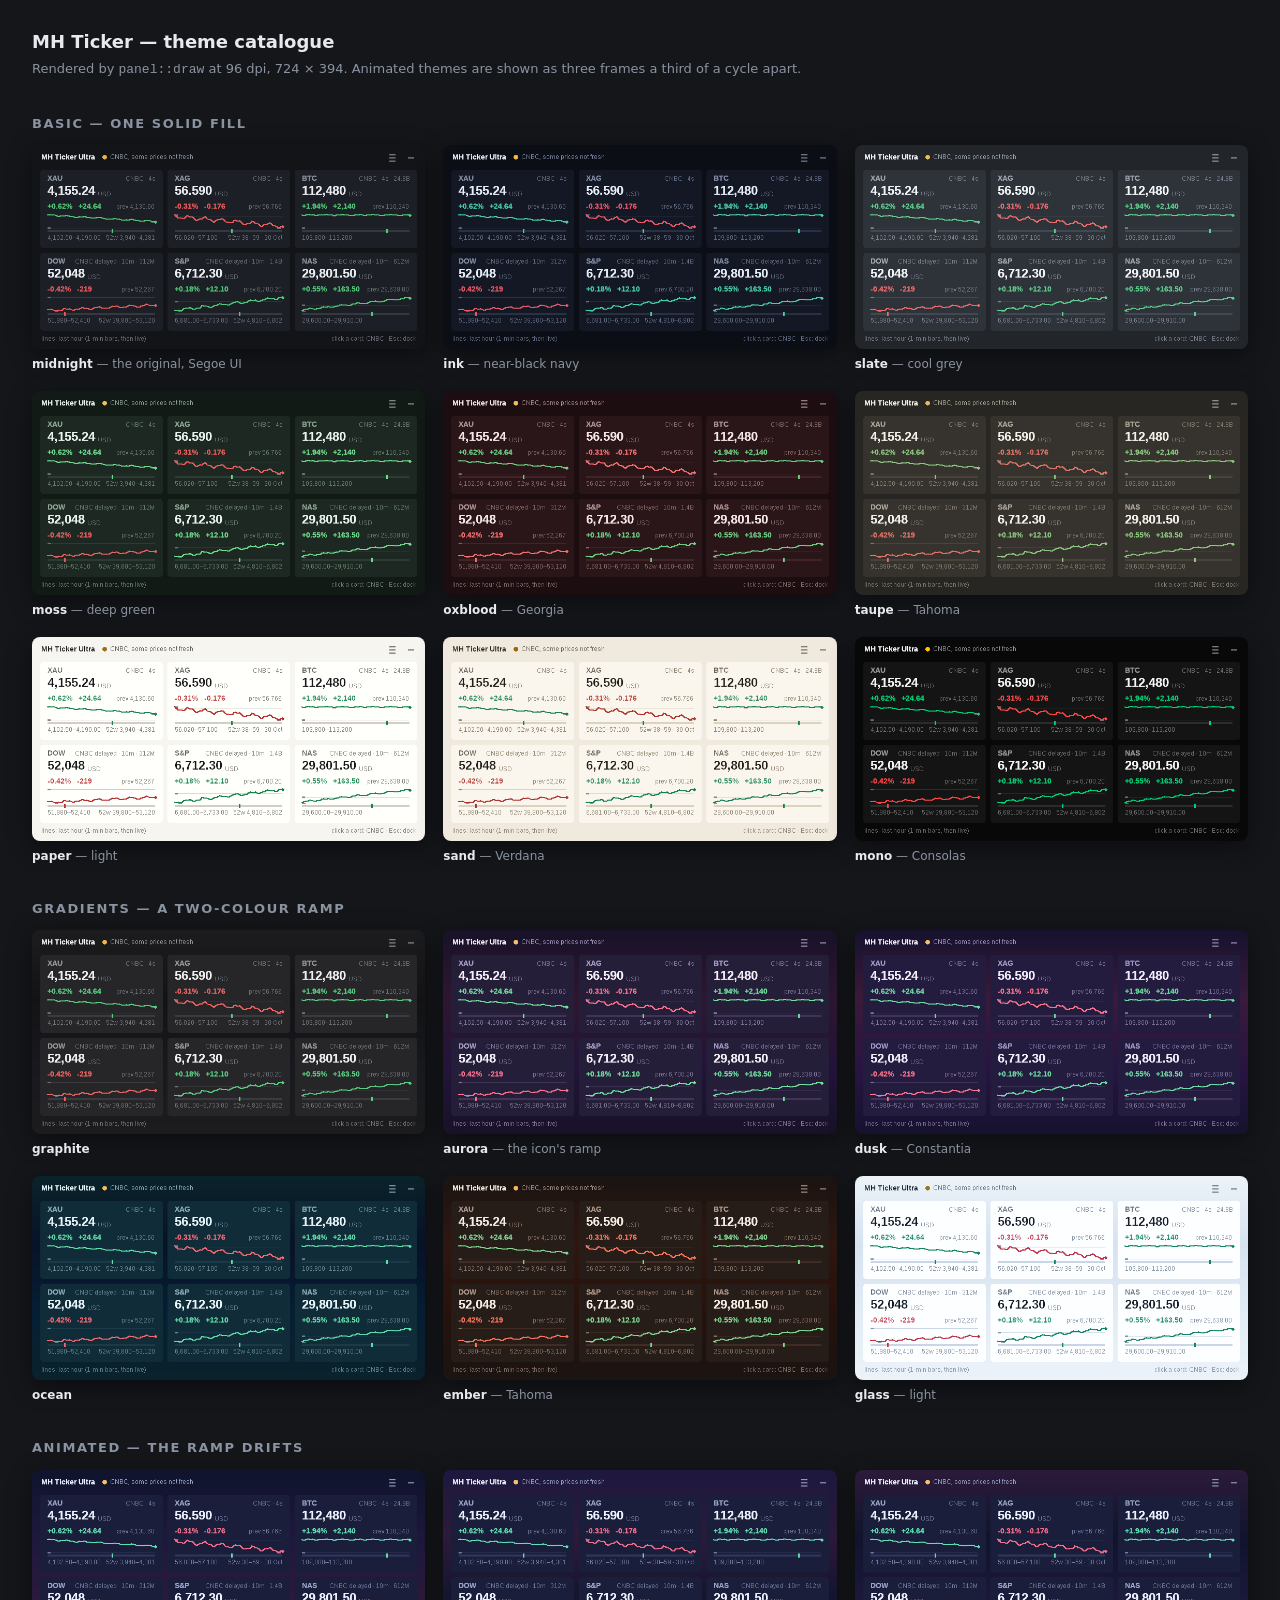
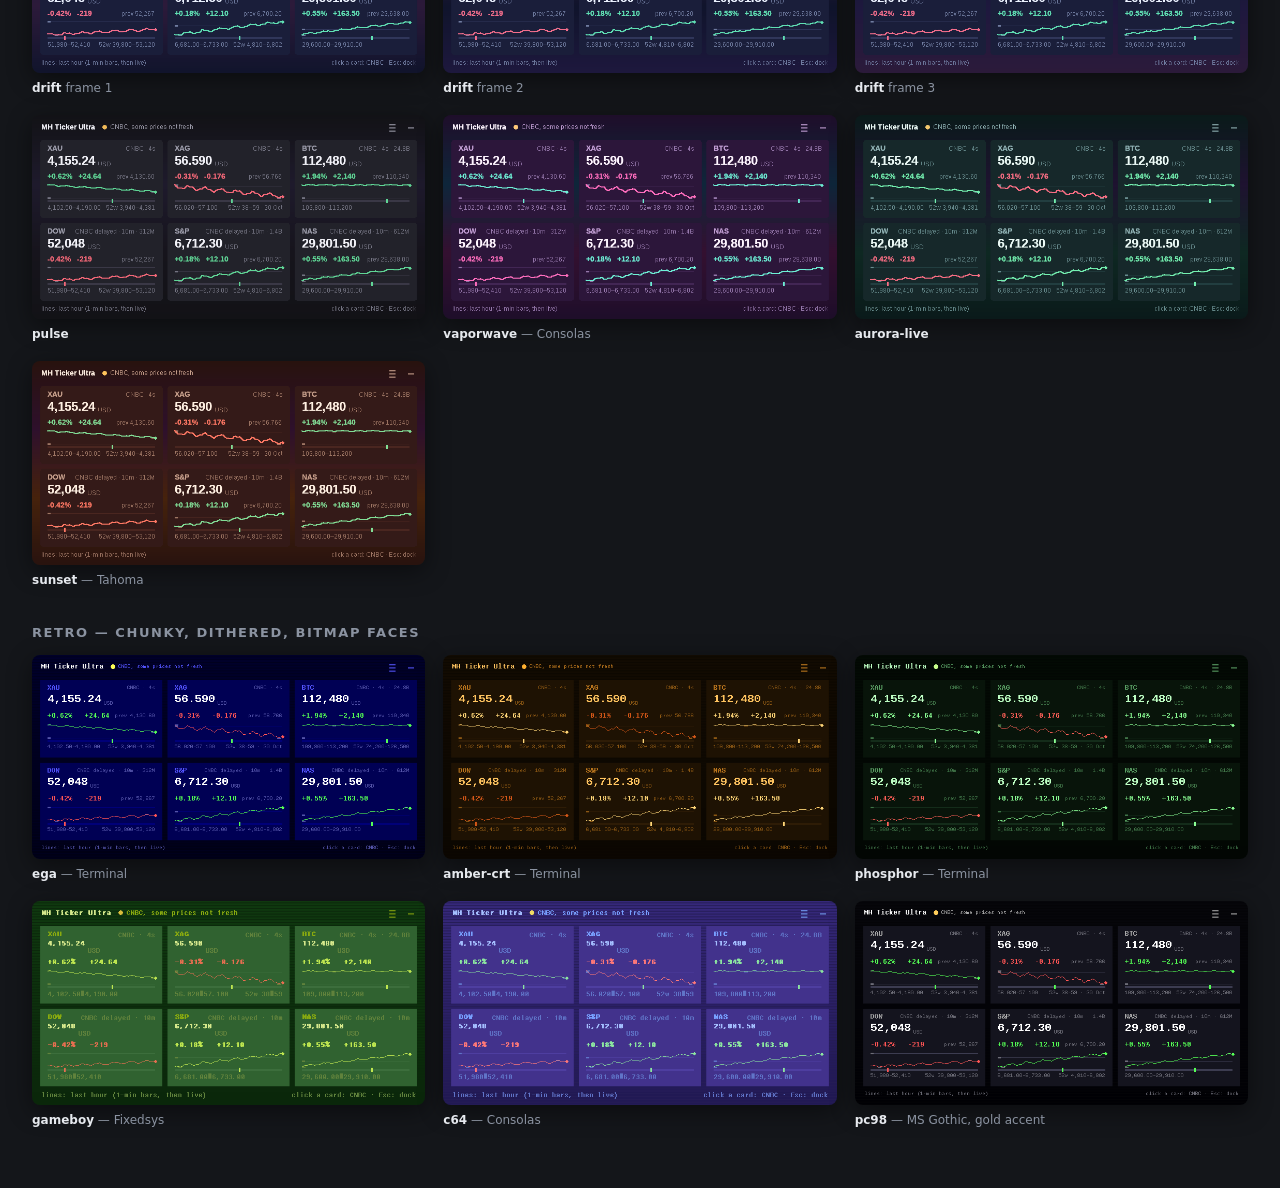
<file: shots/index.html>
<!doctype html>
<html lang="en">
<head>
<meta charset="utf-8">
<title>MH Ticker — theme catalogue</title>
<style>
  :root { color-scheme: dark; }
  body { margin: 0; padding: 28px 32px 60px; background: #14161a; color: #e6e9ee;
         font: 13px/1.5 "Segoe UI", system-ui, sans-serif; }
  h1 { font-size: 18px; font-weight: 600; margin: 0 0 4px; }
  p.sub { margin: 0 0 28px; color: #8b93a1; }
  h2 { font-size: 13px; letter-spacing: .12em; text-transform: uppercase; color: #8b93a1;
       margin: 34px 0 12px; font-weight: 600; }
  .grid { display: grid; grid-template-columns: repeat(auto-fill, minmax(362px, 1fr)); gap: 18px; }
  figure { margin: 0; }
  img { width: 100%; height: auto; display: block; border-radius: 8px;
        box-shadow: 0 6px 24px rgba(0,0,0,.45); }
  figcaption { margin-top: 6px; color: #8b93a1; font-size: 12px; }
  figcaption b { color: #e6e9ee; font-weight: 600; }
</style>
</head>
<body>
<h1>MH Ticker — theme catalogue</h1>
<p class="sub">Rendered by <code>panel::draw</code> at 96 dpi, 724 × 394. Animated themes are shown as three frames a third of a cycle apart.</p>

<h2>Basic — one solid fill</h2>
<div class="grid">
  <figure><img src="midnight.png" alt="midnight"><figcaption><b>midnight</b> — the original, Segoe UI</figcaption></figure>
  <figure><img src="ink.png" alt="ink"><figcaption><b>ink</b> — near-black navy</figcaption></figure>
  <figure><img src="slate.png" alt="slate"><figcaption><b>slate</b> — cool grey</figcaption></figure>
  <figure><img src="moss.png" alt="moss"><figcaption><b>moss</b> — deep green</figcaption></figure>
  <figure><img src="oxblood.png" alt="oxblood"><figcaption><b>oxblood</b> — Georgia</figcaption></figure>
  <figure><img src="taupe.png" alt="taupe"><figcaption><b>taupe</b> — Tahoma</figcaption></figure>
  <figure><img src="paper.png" alt="paper"><figcaption><b>paper</b> — light</figcaption></figure>
  <figure><img src="sand.png" alt="sand"><figcaption><b>sand</b> — Verdana</figcaption></figure>
  <figure><img src="mono.png" alt="mono"><figcaption><b>mono</b> — Consolas</figcaption></figure>
</div>

<h2>Gradients — a two-colour ramp</h2>
<div class="grid">
  <figure><img src="graphite.png" alt="graphite"><figcaption><b>graphite</b></figcaption></figure>
  <figure><img src="aurora.png" alt="aurora"><figcaption><b>aurora</b> — the icon's ramp</figcaption></figure>
  <figure><img src="dusk.png" alt="dusk"><figcaption><b>dusk</b> — Constantia</figcaption></figure>
  <figure><img src="ocean.png" alt="ocean"><figcaption><b>ocean</b></figcaption></figure>
  <figure><img src="ember.png" alt="ember"><figcaption><b>ember</b> — Tahoma</figcaption></figure>
  <figure><img src="glass.png" alt="glass"><figcaption><b>glass</b> — light</figcaption></figure>
</div>

<h2>Animated — the ramp drifts</h2>
<div class="grid">
  <figure><img src="drift.png" alt="drift"><figcaption><b>drift</b> frame 1</figcaption></figure>
  <figure><img src="drift-2.png" alt="drift frame 2"><figcaption><b>drift</b> frame 2</figcaption></figure>
  <figure><img src="drift-3.png" alt="drift frame 3"><figcaption><b>drift</b> frame 3</figcaption></figure>
  <figure><img src="pulse.png" alt="pulse"><figcaption><b>pulse</b></figcaption></figure>
  <figure><img src="vaporwave.png" alt="vaporwave"><figcaption><b>vaporwave</b> — Consolas</figcaption></figure>
  <figure><img src="aurora-live.png" alt="aurora-live"><figcaption><b>aurora-live</b></figcaption></figure>
  <figure><img src="sunset.png" alt="sunset"><figcaption><b>sunset</b> — Tahoma</figcaption></figure>
</div>

<h2>Retro — chunky, dithered, bitmap faces</h2>
<div class="grid">
  <figure><img src="ega.png" alt="ega"><figcaption><b>ega</b> — Terminal</figcaption></figure>
  <figure><img src="amber-crt.png" alt="amber-crt"><figcaption><b>amber-crt</b> — Terminal</figcaption></figure>
  <figure><img src="phosphor.png" alt="phosphor"><figcaption><b>phosphor</b> — Terminal</figcaption></figure>
  <figure><img src="gameboy.png" alt="gameboy"><figcaption><b>gameboy</b> — Fixedsys</figcaption></figure>
  <figure><img src="c64.png" alt="c64"><figcaption><b>c64</b> — Consolas</figcaption></figure>
  <figure><img src="pc98.png" alt="pc98"><figcaption><b>pc98</b> — MS Gothic, gold accent</figcaption></figure>
</div>
<script>
// Bust the browser cache: this page is regenerated alongside the PNGs, and a stale image in a
// theme gallery is the one thing it must never show.
for (const img of document.images) img.src = img.src.split('?')[0] + '?v=' + Date.now();
</script>
</body>
</html>
</file>
